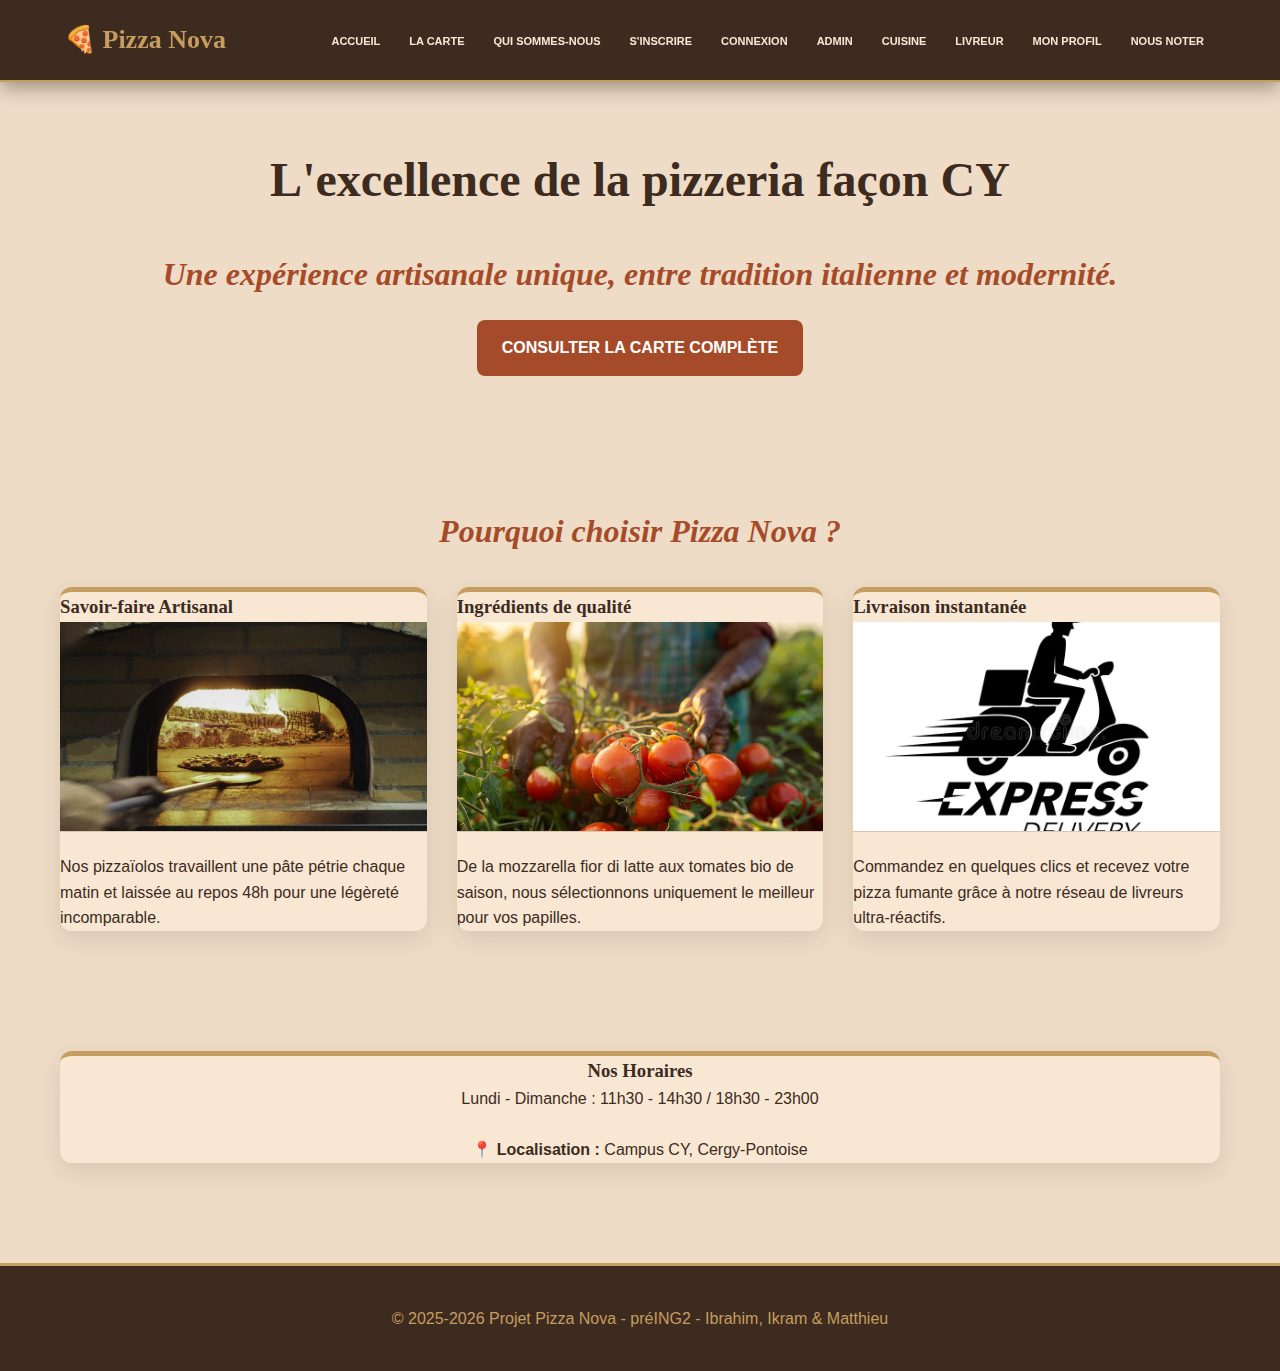
<file: index.html>
<!DOCTYPE html>
<html lang="fr">
<head>
    <meta charset="UTF-8">
    <meta name="viewport" content="width=device-width, initial-scale=1.0">
    <title>Pizza Nova - Accueil</title>
    <link rel="stylesheet" type="text/css" href="style.css">
</head>
<body>

    <header>
        <nav>
            <div class="logo">🍕 Pizza Nova</div>
            <ul>
                <li><a href="index.html">Accueil</a></li>
                <li><a href="carte.html">La Carte</a></li>
                <li><a href="identite.html">Qui sommes-nous</a></li>
                <li><a href="inscription.html">S'inscrire</a></li>
                <li><a href="connexion.html">Connexion</a></li>
                <li><a href="admin.html">Admin</a></li>
                <li><a href="restaurateur.html">Cuisine</a></li>
                <li><a href="livraison.html">Livreur</a></li>
                <li><a href="profil.html">Mon profil</a></li>
                <li><a href="notation.html">Nous Noter</a></li>
            </ul>
        </nav>
    </header>

    <section class="hero" style="padding: 60px 20px; text-align: center;">
        <h1>L'excellence de la pizzeria façon CY</h1>
        <h2>Une expérience artisanale unique, entre tradition italienne et modernité.</h2>
        <div class="search-container" style="margin-top: 20px;">
            <a href="carte.html" class="btn-main">Consulter la carte complète</a>
        </div>
    </section>

    <section class="featured container-mobile">
        <h2 style="text-align: center; margin-bottom: 30px;">Pourquoi choisir Pizza Nova ?</h2>
        
        <div class="grid-pizzas">
            <article class="commande">
                <h3 style="color: var(--secondary-color);">Savoir-faire Artisanal</h3>
                <img src="images/savoir-faire.jpg" alt="Pétrissage de la pâte" class="pizza-img" style="margin-bottom: 15px;">
                <p>Nos pizzaïolos travaillent une pâte pétrie chaque matin et laissée au repos 48h pour une légèreté incomparable.</p>
            </article>

            <article class="commande">
                <h3 style="color: var(--secondary-color);">Ingrédients de qualité</h3>
                <img src="images/ingredients.jpg" alt="Ingrédients frais" class="pizza-img" style="margin-bottom: 15px;">
                <p>De la mozzarella fior di latte aux tomates bio de saison, nous sélectionnons uniquement le meilleur pour vos papilles.</p>
            </article>

            <article class="commande">
                <h3 style="color: var(--secondary-color);">Livraison instantanée</h3>
                <img src="images/livraison.jpg" alt="Livreur de pizza" class="pizza-img" style="margin-bottom: 15px;">
                <p>Commandez en quelques clics et recevez votre pizza fumante grâce à notre réseau de livreurs ultra-réactifs.</p>
            </article>
        </div>
    </section>

    <section class="container-mobile" style="margin-top: 40px; text-align: center;">
        <div class="carte-livraison">
            <h3>Nos Horaires</h3>
            <p>Lundi - Dimanche : 11h30 - 14h30 / 18h30 - 23h00</p>
            <br>
            <p>📍 <strong>Localisation :</strong> Campus CY, Cergy-Pontoise</p>
        </div>
    </section>

    <footer>
        <p>&copy; 2025-2026 Projet Pizza Nova - préING2 - Ibrahim, Ikram & Matthieu</p>
    </footer>

</body>
</html>
</file>
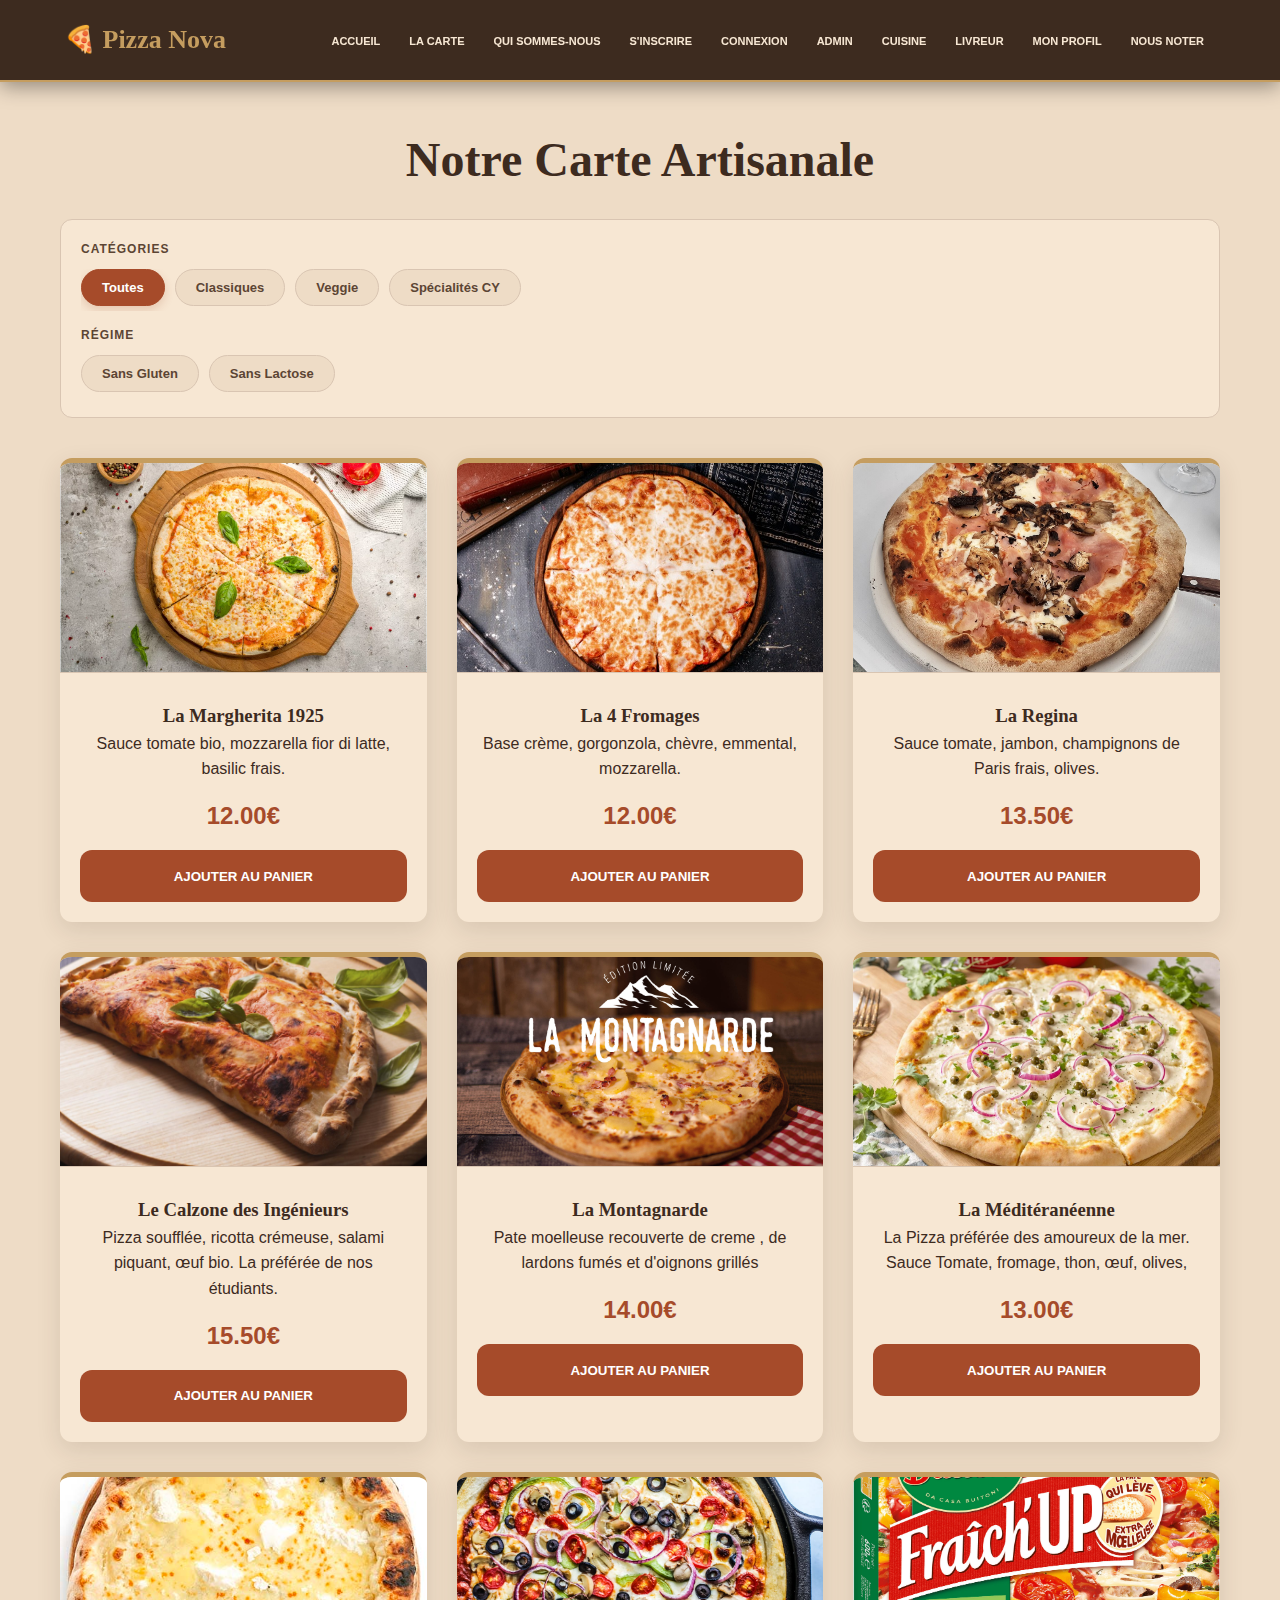
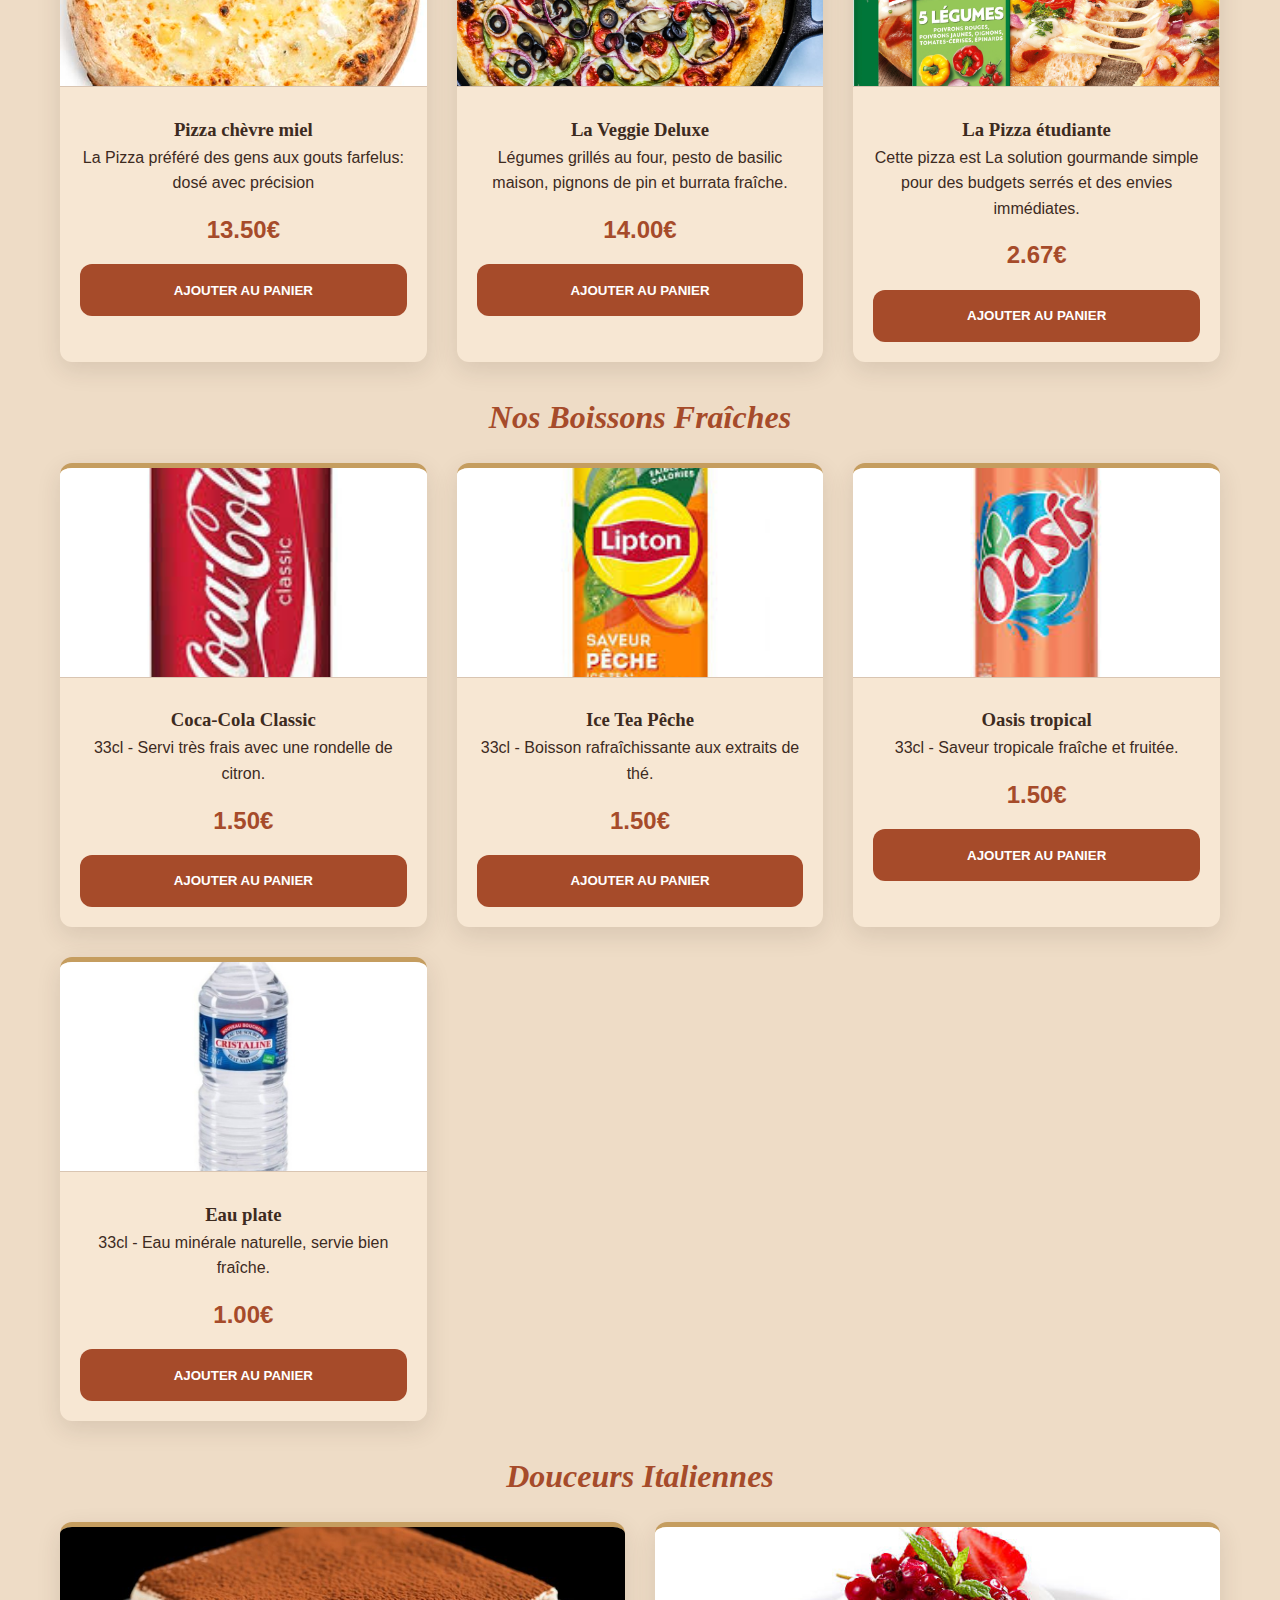
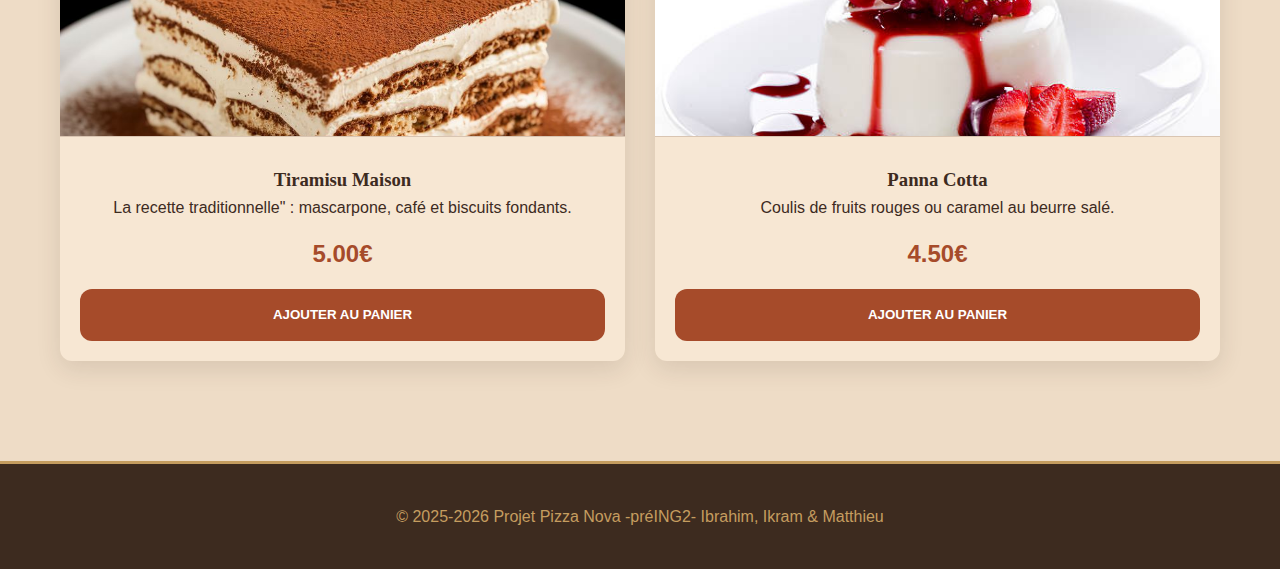
<file: carte.html>
<!DOCTYPE html>
<html lang="fr">
<head>
    <meta charset="UTF-8">
    <meta name="viewport" content="width=device-width, initial-scale=1.0">
    <title>La Carte - Pizza Nova</title>
    <link rel="stylesheet" type="text/css" href="style.css">
</head>
<body>

    <header>
        <nav>
            <div class="logo">🍕 Pizza Nova</div>
            <ul>
                <li><a href="index.html">Accueil</a></li>
                <li><a href="carte.html">La Carte</a></li>
                <li><a href="identite.html">Qui sommes-nous</a></li>
                <li><a href="inscription.html">S'inscrire</a></li>
                <li><a href="connexion.html">Connexion</a></li>
                <li><a href="admin.html">Admin</a></li>
                <li><a href="restaurateur.html">Cuisine</a></li>
                <li><a href="livraison.html">Livreur</a></li>
                <li><a href="profil.html">Mon profil</a></li>
                <li><a href="notation.html">Nous Noter</a></li>
            </ul>
        </nav>
    </header>

    <main class="container">
        <section class="menu-header">
            <h1>Notre Carte Artisanale</h1>
        </section>
        
        <section class="filters-bar">
            <div class="filter-group">
                <span>Catégories</span>
                <div class="filter-buttons">
                    <button class="filter-btn active">Toutes</button>
                    <button class="filter-btn"> Classiques</button>
                    <button class="filter-btn"> Veggie</button>
                    <button class="filter-btn"> Spécialités CY</button>
                </div>
            </div>
            
            <div class="filter-group">
                <span>Régime</span>
                <div class="filter-buttons">
                    <button class="filter-btn">Sans Gluten</button>
                    <button class="filter-btn">Sans Lactose</button>
                </div>
            </div>
        </section>

        <div class="grid-pizzas">
            
            <article class="pizza-card">
                <img src="images/margherita.jpg" alt="Pizza Margherita" class="pizza-img">
                <div class="pizza-info">
                    <h3>La Margherita 1925</h3>
                    <p>Sauce tomate bio, mozzarella fior di latte, basilic frais.</p>
                    <span class="price">12.00€</span>
                    <button class="btn-add">Ajouter au panier </button>
                </div>
            </article>

            <article class="pizza-card">
                <img src="images/4 fromages.jpg" alt="Pizza 4 fromages" class="pizza-img">
                <div class="pizza-info">
                    <h3>La 4 Fromages</h3>
                    <p>Base crème, gorgonzola, chèvre, emmental, mozzarella.</p>
                    <span class="price">12.00€</span>
                    <button class="btn-add">Ajouter au panier </button>
                </div>
            </article>

            <article class="pizza-card">
                <img src="images/regina.jpg" alt="Pizza Regina" class="pizza-img">
                <div class="pizza-info">
                    <h3>La Regina</h3>
                    <p>Sauce tomate, jambon, champignons de Paris frais, olives.</p>
                    <span class="price">13.50€</span>
                    <button class="btn-add">Ajouter au panier </button>
                </div>
            </article>

            <article class="pizza-card">
                <img src="images/calzone.jpg" alt="Pizza Calzone" class="pizza-img">
                <div class="pizza-info">
                    <h3>Le Calzone des Ingénieurs</h3>
                    <p>Pizza soufflée, ricotta crémeuse, salami piquant, œuf bio. La préférée de nos étudiants.</p>
                    <span class="price">15.50€</span>
                    <button class="btn-add">Ajouter au panier </button>
                </div>
            </article>


            <article class="pizza-card">
                <img src="images/pizzamontagnarde.jpg" alt="Pizza Montagnarde" class="pizza-img">
                <div class="pizza-info">
                    <h3>La Montagnarde</h3>
                    <p> Pate moelleuse recouverte de creme , de lardons fumés et d'oignons grillés</p>
                    <span class="price">14.00€</span>
                    <button class="btn-add">Ajouter au panier </button>
                </div>
            </article>

            <article class="pizza-card">
                <img src="images/pizzathon.jpg" alt="Pizza au thon" class="pizza-img">
                <div class="pizza-info">
                    <h3>La Méditéranéenne </h3>
                    <p>La Pizza préférée des amoureux de la mer. Sauce Tomate, fromage, thon, œuf, olives,</p>
                    <span class="price">13.00€</span>
                    <button class="btn-add">Ajouter au panier </button>
                </div>
            </article>

            <article class="pizza-card">
                <img src="images/pizzachevremiel.jpg" alt="Pizza chèvre Miel" class="pizza-img">
                <div class="pizza-info">
                    <h3>Pizza chèvre miel</h3>
                    <p>La Pizza préféré des gens aux gouts farfelus: dosé avec précision</p>
                    <span class="price">13.50€</span>
                    <button class="btn-add">Ajouter au panier </button>
                </div>
            </article>

            <article class="pizza-card">
                <img src="images/veggie_deluxe.jpg" alt="Pizza Veggie Deluxe" class="pizza-img">
                <div class="pizza-info">
                    <h3>La Veggie Deluxe </h3>
                    <p>Légumes grillés au four, pesto de basilic maison, pignons de pin et burrata fraîche.</p>
                    <span class="price">14.00€</span>
                    <button class="btn-add">Ajouter au panier </button>
                </div>
            </article>

            <article class="pizza-card">
                <img src="images/pizza_étudiante.jpg" alt="Pizza de la crise" class="pizza-img">
                <div class="pizza-info">
                    <h3>La Pizza étudiante  </h3>
                    <p>Cette pizza est La solution gourmande simple pour  des budgets serrés et des envies immédiates.</p>
                    <span class="price">2.67€</span>
                    <button class="btn-add">Ajouter au panier </button>
                </div>
            </article>

        </div>
        

     <section class="menu-section">
    <h2>Nos Boissons Fraîches</h2>

    <div class="grid-pizzas">
        
        <article class="pizza-card">
            <img src="images/coca.jpg" alt="Coca Cola" class="pizza-img">
            <div class="pizza-info">
                <h3>Coca-Cola Classic</h3>
                <p>33cl - Servi très frais avec une rondelle de citron.</p>
                <span class="price">1.50€</span>
                <button class="btn-add">Ajouter au panier</button>
            </div>
        </article>

        <article class="pizza-card">
            <img src="images/tea.jpg" alt="Ice Tea" class="pizza-img">
            <div class="pizza-info">
                <h3>Ice Tea Pêche</h3>
                <p>33cl - Boisson rafraîchissante aux extraits de thé.</p>
                <span class="price">1.50€</span>
                <button class="btn-add">Ajouter au panier</button>
            </div>
        </article>

         <article class="pizza-card">
            <img src="images/oasis.jpg" alt="Oasis tropical" class="pizza-img">
            <div class="pizza-info">
                <h3>Oasis tropical</h3>
                <p>33cl - Saveur tropicale fraîche et fruitée.</p>
                <span class="price">1.50€</span>
                <button class="btn-add">Ajouter au panier</button>
            </div>
        </article>

        <article class="pizza-card">
            <img src="images/eau.jpg" alt="Eau plate" class="pizza-img">
            <div class="pizza-info">
                <h3>Eau plate</h3>
                <p>33cl - Eau minérale naturelle, servie bien fraîche.</p>
                <span class="price">1.00€</span>
                <button class="btn-add">Ajouter au panier</button>
            </div>
        </article>
        
    </div>
</section>

        
<section class="menu-section">
    <h2>Douceurs Italiennes</h2>
    <div class="grid-pizzas">
        
        
        <article class="pizza-card">
            <img src="images/tiramisu.jpg" alt="Tiramisu maison" class="pizza-img">
            <div class="pizza-info">
                <h3>Tiramisu Maison</h3>
                <p>La recette traditionnelle" : mascarpone, café et biscuits fondants.</p>
                <span class="price">5.00€</span>
                <button class="btn-add">Ajouter au panier </button>
            </div>
        </article>

        <article class="pizza-card">
            <img src="images/panna.jpg" alt="Panna Cotta" class="pizza-img">
            <div class="pizza-info">
                <h3>Panna Cotta</h3>
                <p>Coulis de fruits rouges ou caramel au beurre salé.</p>
                <span class="price">4.50€</span>
                <button class="btn-add">Ajouter au panier </button>
            </div>
        </article>
    </div>
</section>
    </main>

    <footer>
        <p>&copy; 2025-2026 Projet Pizza Nova -préING2- Ibrahim, Ikram & Matthieu</p>
    </footer>

</body>
</html>
</file>
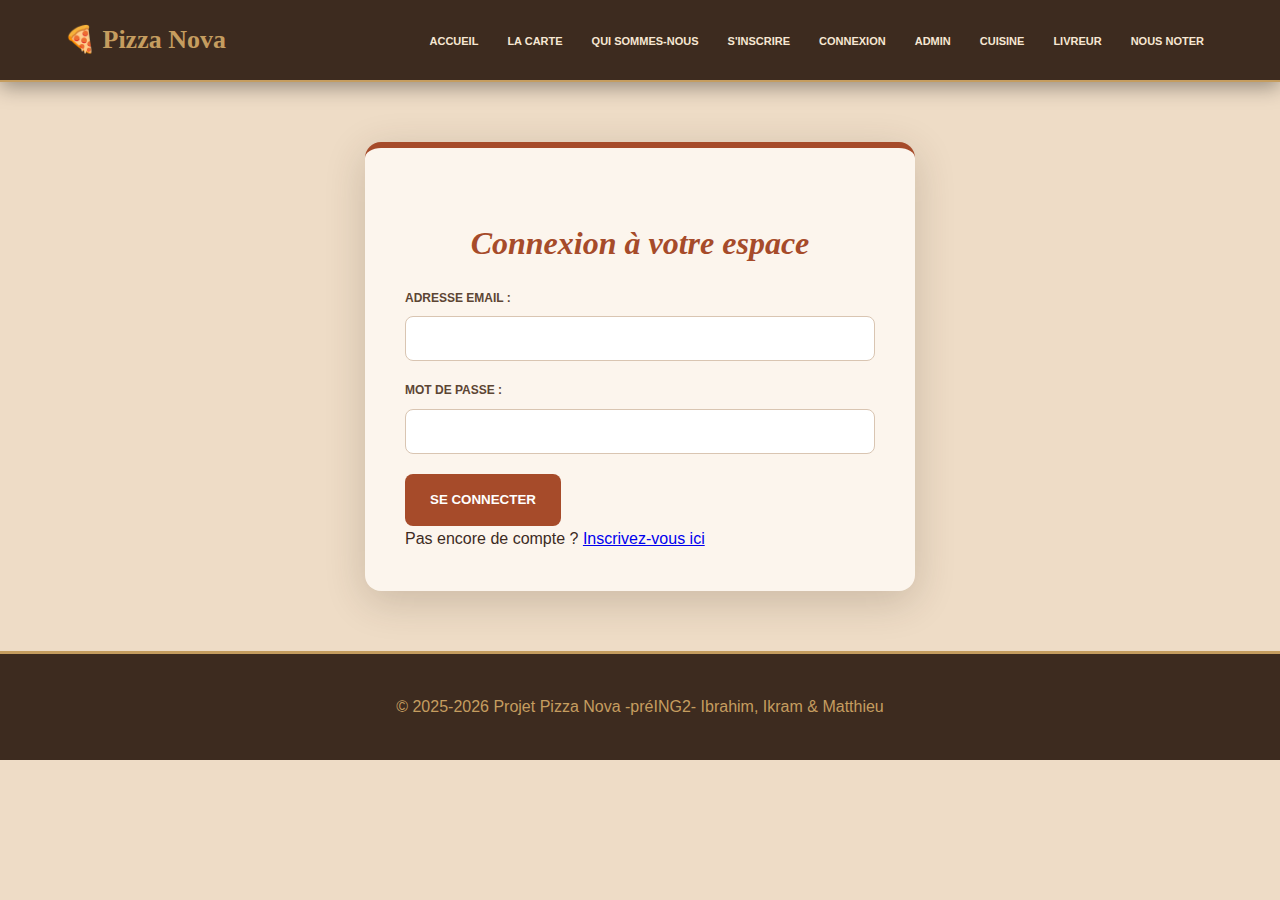
<file: connexion.html>
<!DOCTYPE html>
<html lang="fr">
<head>
    <meta charset="UTF-8">
    <title>Connexion - Pizza Nova</title>
    <link rel="stylesheet" type="text/css" href="style.css">
</head>
<body>

    <header>
        <nav>
    <div class="logo">🍕 Pizza Nova</div>
    <ul>
        <li><a href="index.html">Accueil</a></li>
        <li><a href="carte.html">La Carte</a></li>
        <li><a href="identite.html">Qui sommes-nous</a></li>
        <li><a href="inscription.html">S'inscrire</a></li>
        <li><a href="connexion.html">Connexion</a></li>
        <li><a href="admin.html">Admin</a></li>
        <li><a href="restaurateur.html">Cuisine</a></li>
        <li><a href="livraison.html">Livreur</a></li>
        <li><a href="notation.html">Nous Noter</a></li>
    </ul>
</nav>
    </header>

    <main>
        <section class="form-container">
            <h2>Connexion à votre espace</h2>
            
            <form action="#" method="post">
                <div class="form-group">
                    <label for="email">Adresse Email :</label>
                    <input type="email" id="email" name="email" required>
                </div>

                <div class="form-group">
                    <label for="mdp">Mot de passe :</label>
                    <input type="password" id="mdp" name="mdp" required>
                </div>

                <button type="submit" class="btn-main">Se connecter</button>
            </form>
            
            <p>Pas encore de compte ? <a href="inscription.html">Inscrivez-vous ici</a></p>
        </section>
    </main>

    <footer>
        <p>&copy; 2025-2026 Projet Pizza Nova -préING2- Ibrahim, Ikram & Matthieu</p>
    </footer>

</body>
</html>
</file>
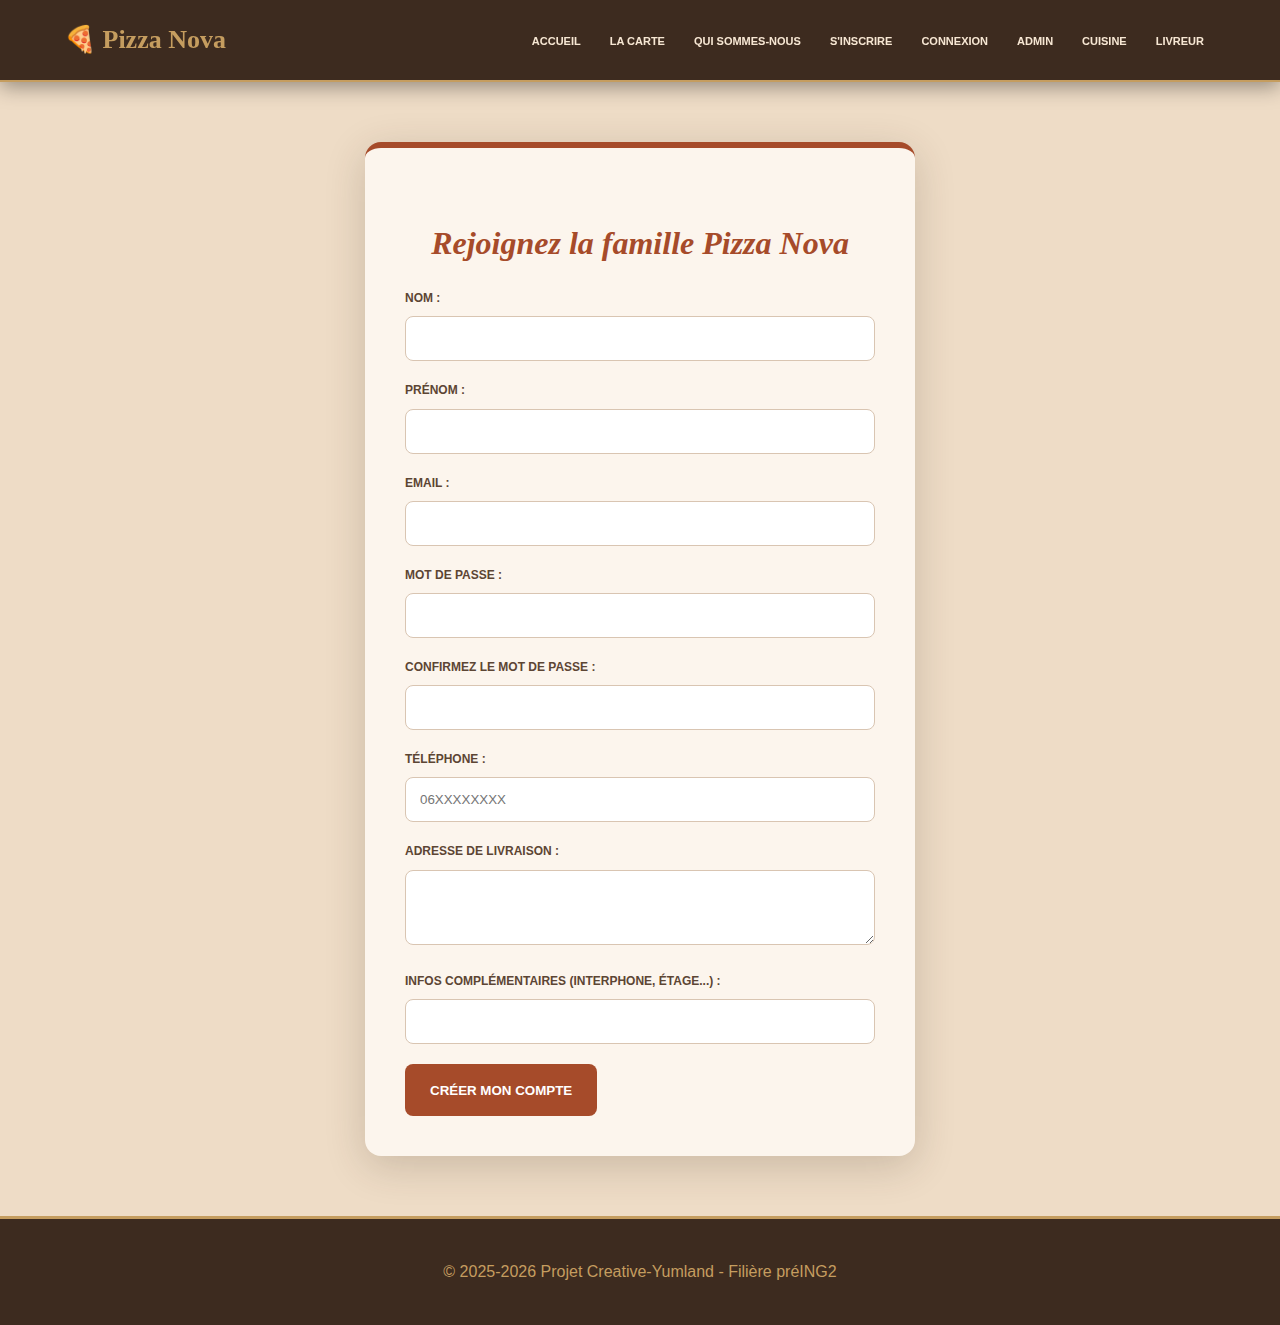
<file: inscription.html>
<!DOCTYPE html>
<html lang="fr">
<head>
    <meta charset="UTF-8">
    <title>Inscription - Pizza Nova</title>
    <link rel="stylesheet" type="text/css" href="style.css">
</head>
<body>

    <header>
        <nav>
    <div class="logo">🍕 Pizza Nova</div>
    <ul>
        <li><a href="index.html">Accueil</a></li>
        <li><a href="carte.html">La Carte</a></li>
        <li><a href="identite.html">Qui sommes-nous</a></li>
        <li><a href="inscription.html">S'inscrire</a></li>
        <li><a href="connexion.html">Connexion</a></li>
        <li><a href="admin.html">Admin</a></li>
        <li><a href="restaurateur.html">Cuisine</a></li>
        <li><a href="livraison.html">Livreur</a></li>
    </ul>
</nav>
    </header>

    <main>
        <section class="form-container">
           <h2>Rejoignez la famille Pizza Nova</h2>
            
           <form action="#" method="post">
               <div class="form-group">
                   <label for="nom">Nom :</label>
                   <input type="text" id="nom" name="nom" required>
               </div>
               
               <div class="form-group">
                   <label for="prenom">Prénom :</label>
                   <input type="text" id="prenom" name="prenom" required>
               </div>

               <div class="form-group">
                    <label for="email">Email :</label>
                    <input type="email" id="email" name="email" required>
                </div>

                <div class="form-group">
                    <label for="mdp">Mot de passe :</label>
                    <input type="password" id="mdp" name="mdp" required>
                </div>

                <div class="form-group">
                    <label for="mdp_confirm">Confirmez le mot de passe :</label>
                    <input type="password" id="mdp_confirm" name="mdp_confirm" required>
                </div>
               
               <div class="form-group">
                   <label for="tel">Téléphone :</label>
                   <input type="tel" id="tel" name="tel" placeholder="06XXXXXXXX">
               </div>
               
               <div class="form-group">
                   <label for="adresse">Adresse de livraison :</label>
                   <textarea id="adresse" name="adresse" rows="3"></textarea>
               </div>
               
               <div class="form-group">
                   <label for="infos">Infos complémentaires (Interphone, étage...) :</label>
                   <input type="text" id="infos" name="infos">
              </div>
               
              <button type="submit" class="btn-main">Créer mon compte</button>
          </form>
       </section>
    </main>

    <footer>
        <p>&copy; 2025-2026 Projet Creative-Yumland - Filière préING2</p>
    </footer>
        
</body>
</html>
</file>
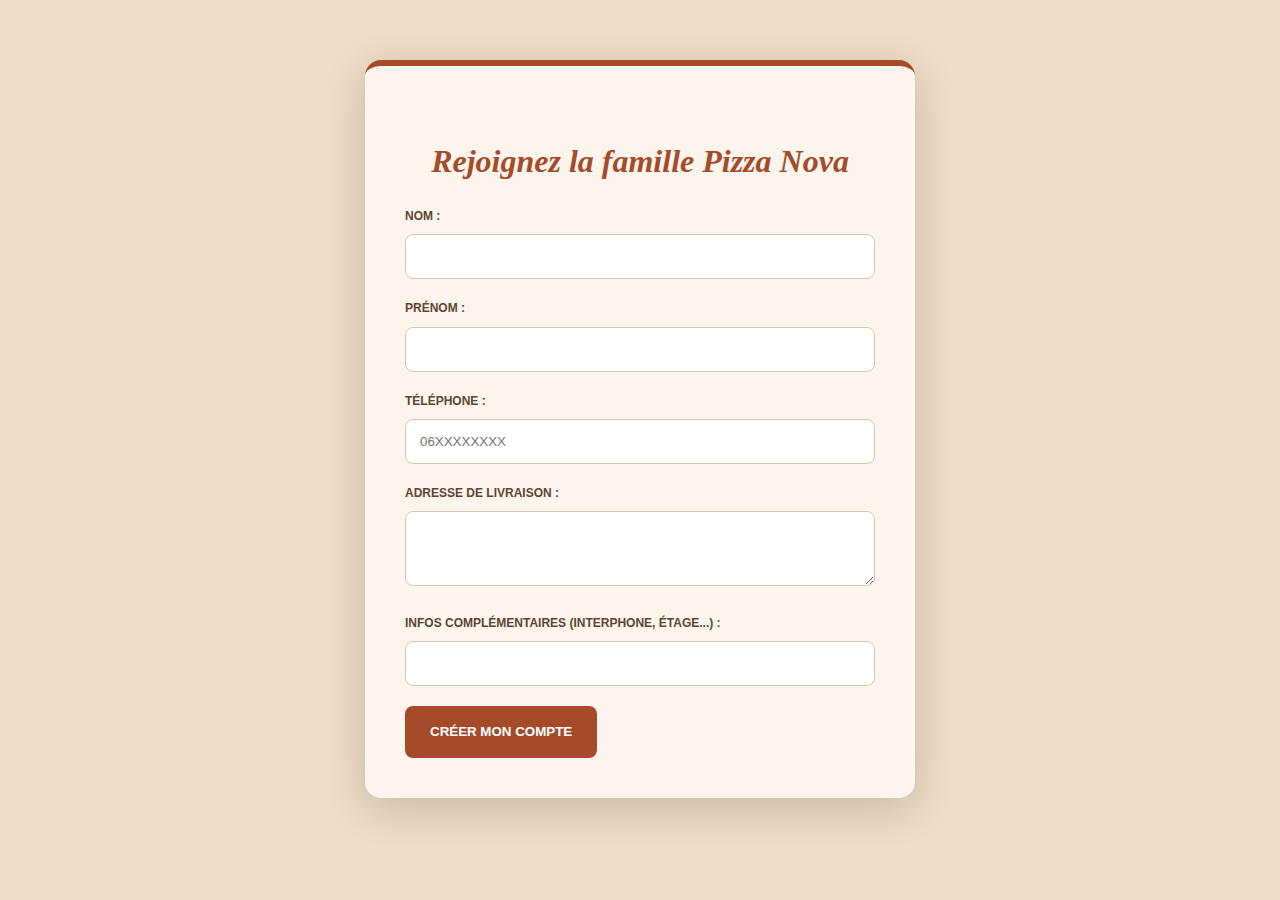
<file: insritpition.html>
<!DOCTYPE html>
<html lang="fr">
<head>
    <meta charset="UTF-8">
    <title>Inscription - Pizza Nova</title>
    <link rel="stylesheet" href="style.css">
</head>
<body>
    <section class="form-container">
        <h2>Rejoignez la famille Pizza Nova</h2>
        <form action="#" method="post">
            <div class="form-group">
                <label for="nom">Nom :</label>
                <input type="text" id="nom" name="nom" required>
            </div>
            <div class="form-group">
                <label for="prenom">Prénom :</label>
                <input type="text" id="prenom" name="prenom" required>
            </div>
            <div class="form-group">
                <label for="tel">Téléphone :</label>
                <input type="tel" id="tel" name="tel" placeholder="06XXXXXXXX">
            </div>
            <div class="form-group">
                <label for="adresse">Adresse de livraison :</label>
                <textarea id="adresse" name="adresse" rows="3"></textarea>
            </div>
            <div class="form-group">
                <label for="infos">Infos complémentaires (Interphone, étage...) :</label>
                <input type="text" id="infos" name="infos">
            </div>
            <button type="submit" class="btn-main">Créer mon compte</button>
        </form>
    </section>
</body>
</html>
</file>
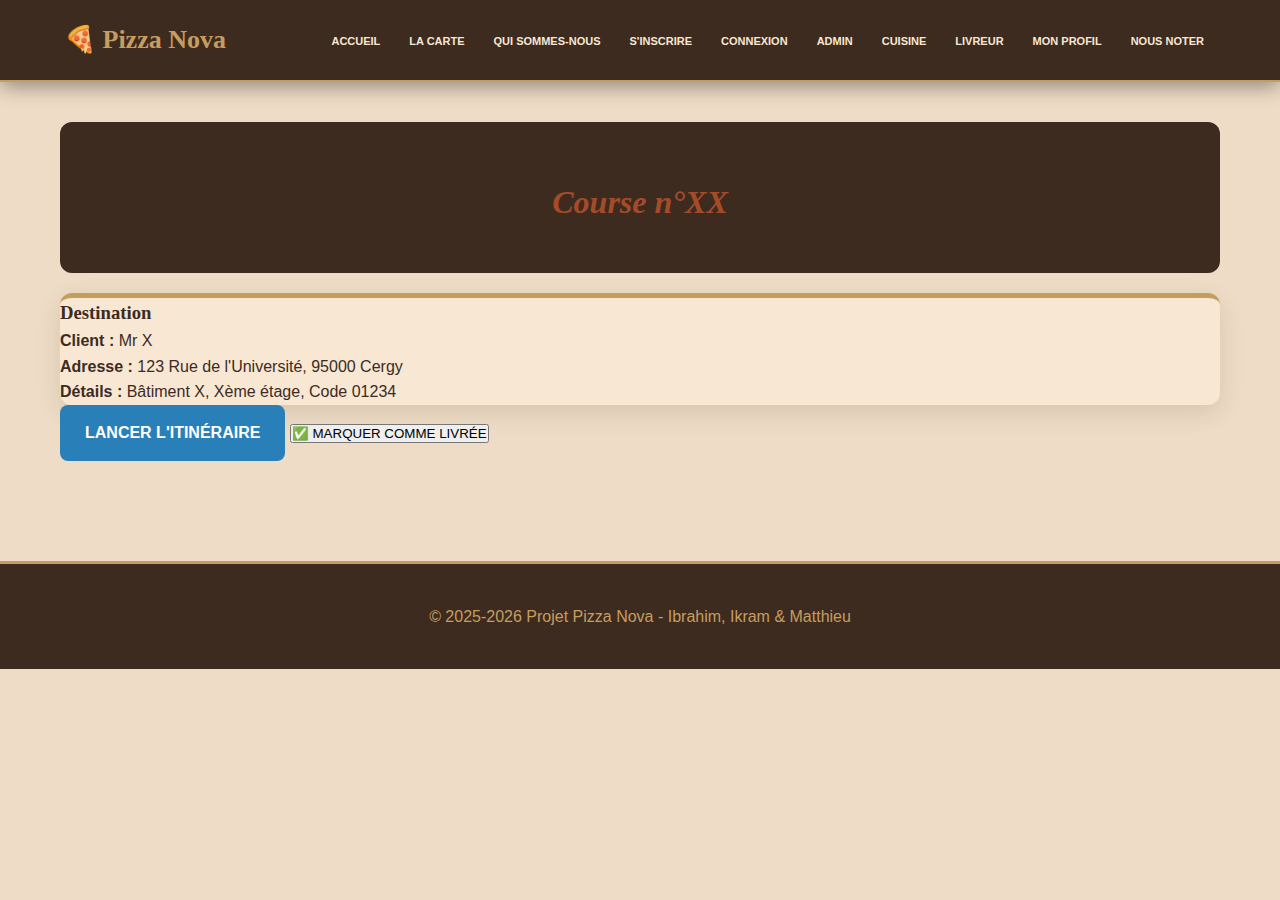
<file: livraison.html>
<!DOCTYPE html>
<html lang="fr">
<head>
    <meta charset="UTF-8">
    <title>Livraison en cours - Pizza Nova</title>
    <link rel="stylesheet" type="text/css" href="style.css">
</head>
<body>

    <header>
       <nav>
            <div class="logo">🍕 Pizza Nova</div>
            <ul>
                <li><a href="index.html">Accueil</a></li>
                <li><a href="carte.html">La Carte</a></li>
                <li><a href="identite.html">Qui sommes-nous</a></li>
                <li><a href="inscription.html">S'inscrire</a></li>
                <li><a href="connexion.html">Connexion</a></li>
                <li><a href="admin.html">Admin</a></li>
                <li><a href="restaurateur.html">Cuisine</a></li>
                <li><a href="livraison.html">Livreur</a></li>
                <li><a href="profil.html">Mon profil</a></li>
                <li><a href="notation.html">Nous Noter</a></li>
            </ul>
        </nav>
    </header>

    <main class="container-mobile">
        <section class="entete-livraison">
            <h2>Course n°XX </h2>
        </section>

        <section class="infos-client-livraison">
            <div class="carte-livraison">
                <h3> Destination</h3>
                <p><strong>Client :</strong> Mr X</p>
                <p><strong>Adresse :</strong> 123 Rue de l'Université, 95000 Cergy</p>
                <p><strong>Détails :</strong> Bâtiment X, Xème étage, Code 01234</p>
            </div>

            <a href="https://www.google.com/maps" target="_blank" class="btn-gps">
                LANCER L'ITINÉRAIRE 
            </a>
            
            <button class="btn-livre">
                ✅ MARQUER COMME LIVRÉE
            </button>
        </section>
    </main>

    <footer class="footer-mobile">
        <p>&copy; 2025-2026 Projet Pizza Nova - Ibrahim, Ikram & Matthieu</p>
    </footer>

</body>
</html>
</file>
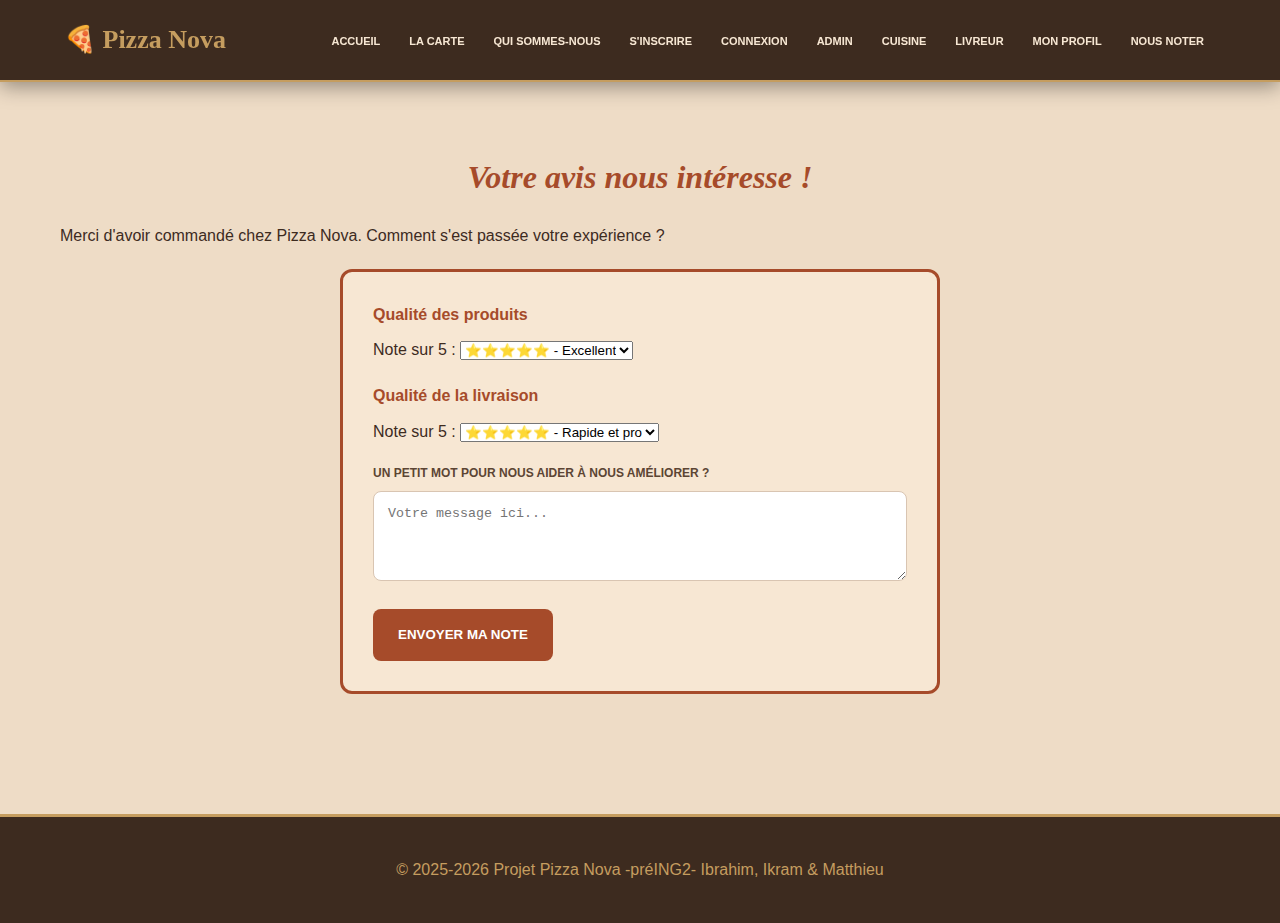
<file: notation.html>
<!DOCTYPE html>
<html lang="fr">
<head>
    <meta charset="UTF-8">
    <meta name="viewport" content="width=device-width, initial-scale=1.0">
    <title>Noter ma commande - Pizza Nova</title>
    <link rel="stylesheet" href="style.css">
</head>
<body>

    <header>
        <nav>
            <div class="logo">🍕 Pizza Nova</div>
            <ul>
                <li><a href="index.html">Accueil</a></li>
                <li><a href="carte.html">La Carte</a></li>
                <li><a href="identite.html">Qui sommes-nous</a></li>
                <li><a href="inscription.html">S'inscrire</a></li>
                <li><a href="connexion.html">Connexion</a></li>
                <li><a href="admin.html">Admin</a></li>
                <li><a href="restaurateur.html">Cuisine</a></li>
                <li><a href="livraison.html">Livreur</a></li>
                <li><a href="profil.html">Mon profil</a></li>
                <li><a href="notation.html">Nous Noter</a></li>
            </ul>
        </nav>
    </header>

    <main class="container">
        <h2>Votre avis nous intéresse !</h2>
        <p>Merci d'avoir commandé chez Pizza Nova. Comment s'est passée votre expérience ?</p>

        <form action="#" method="POST" class="rating-form">
            
            <fieldset>
                <legend>Qualité des produits</legend>
                <label for="food-rating">Note sur 5 :</label>
                <select id="food-rating" name="food-rating" required>
                    <option value="5">⭐⭐⭐⭐⭐ - Excellent</option>
                    <option value="4">⭐⭐⭐⭐ - Très bon</option>
                    <option value="3">⭐⭐⭐ - Moyen</option>
                    <option value="2">⭐⭐ - Décevant</option>
                    <option value="1">⭐ - Mauvais</option>
                </select>
            </fieldset>

            <fieldset>
                <legend>Qualité de la livraison</legend>
                <label for="delivery-rating">Note sur 5 :</label>
                <select id="delivery-rating" name="delivery-rating" required>
                    <option value="5">⭐⭐⭐⭐⭐ - Rapide et pro</option>
                    <option value="4">⭐⭐⭐⭐ - Très bien</option>
                    <option value="3">⭐⭐⭐ - Correct</option>
                    <option value="2">⭐⭐ - En retard</option>
                    <option value="1">⭐ - Problème de livraison</option>
                </select>
            </fieldset>

            <div class="form-group">
                <label for="comment">Un petit mot pour nous aider à nous améliorer ?</label>
                <textarea id="comment" name="comment" rows="4" placeholder="Votre message ici..."></textarea>
            </div>

            <button type="submit" class="btn-main">Envoyer ma note</button>
        </form>
    </main>

    <footer>
        <p>&copy; 2025-2026 Projet Pizza Nova -préING2- Ibrahim, Ikram & Matthieu</p>
    </footer>

</body>
</html>
</file>
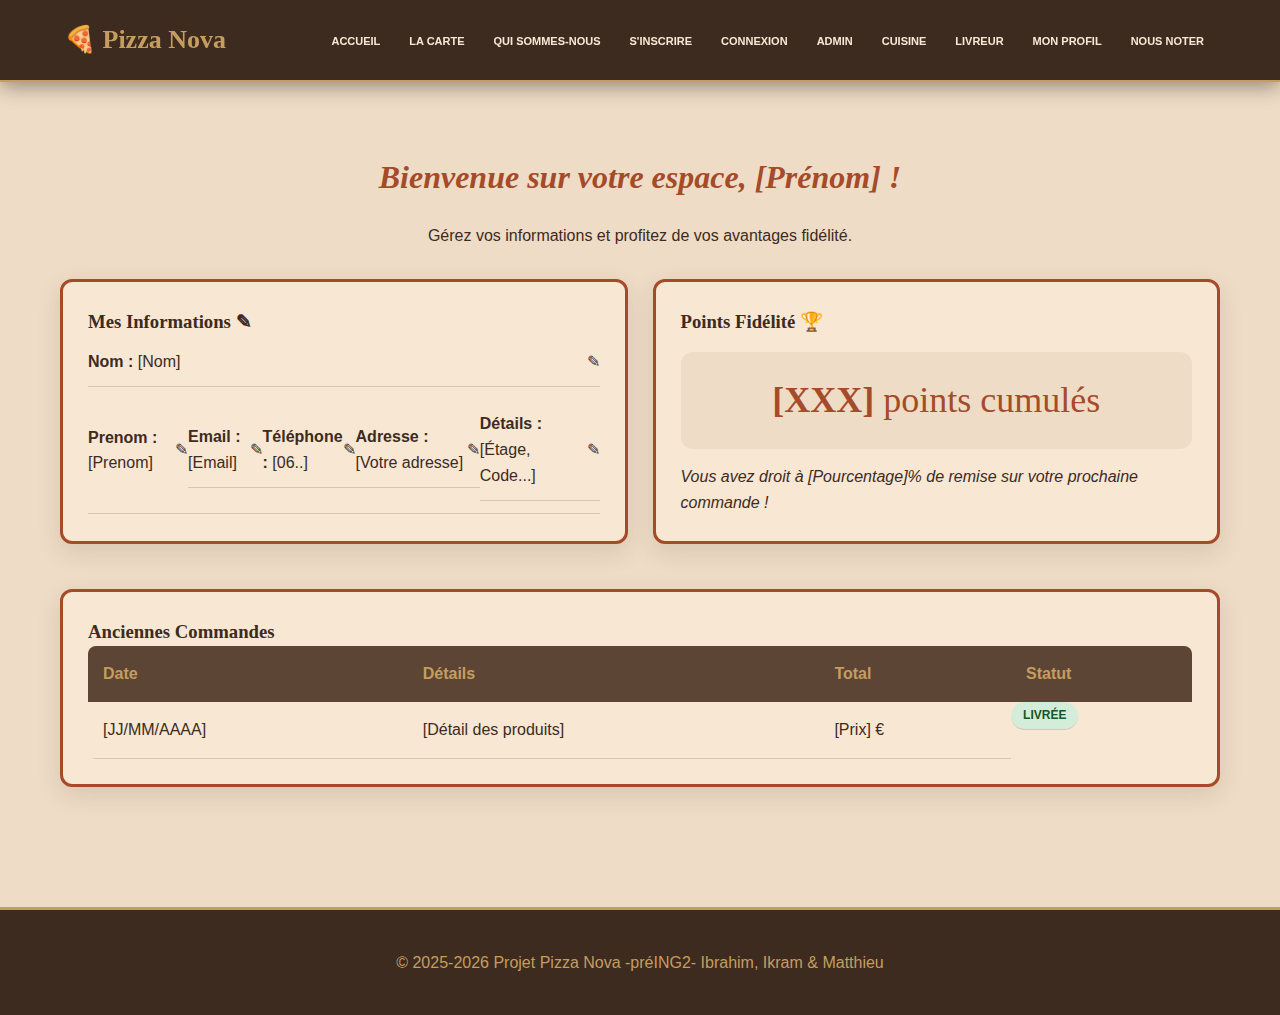
<file: profil.html>
<!DOCTYPE html>
<html lang="fr">
<head>
    <meta charset="UTF-8">
    <meta name="viewport" content="width=device-width, initial-scale=1.0">
    <title>Mon Profil - Pizza Nova</title>
    <link rel="stylesheet" type="text/css" href="style.css">
</head>
<body>

    <header>
        <nav>
            <div class="logo">🍕 Pizza Nova</div>
            <ul>
                <li><a href="index.html">Accueil</a></li>
                <li><a href="carte.html">La Carte</a></li>
                <li><a href="identite.html">Qui sommes-nous</a></li>
                <li><a href="inscription.html">S'inscrire</a></li>
                <li><a href="connexion.html">Connexion</a></li>
                <li><a href="admin.html">Admin</a></li>
                <li><a href="restaurateur.html">Cuisine</a></li>
                <li><a href="livraison.html">Livreur</a></li>
                <li><a href="profil.html">Mon profil</a></li>
                <li><a href="notation.html">Nous Noter</a></li>
            </ul>
        </nav>
    </header>

    <main class="profile-container">
        <section class="profile-header">
            <h2>Bienvenue sur votre espace, [Prénom] !</h2>
            <p>Gérez vos informations et profitez de vos avantages fidélité.</p>
        </section>

        <div class="profile-grid">
           <aside class="profile-card">
               <h3>Mes Informations ✎</h3>
               <div class="info-item">
                   <div><strong>Nom :</strong> 
                       <span>[Nom]</span></div>
                   <span class="edit-icon" title="Modifier">✎</span>
               </div>
               <div class="info-item">
                   <div><strong>Prenom :</strong> 
                       <span>[Prenom]</span></div>
                   <span class="edit-icon" title="Modifier">✎</span>
               <div class="info-item">
                   <div><strong>Email :</strong> 
                       <span>[Email]</span></div>
                   <span class="edit-icon" title="Modifier">✎</span>
               </div>
               <div class="info-item">
                   <div><strong>Téléphone :</strong> 
                       <span>[06..]</span></div>
                   <span class="edit-icon" title="Modifier">✎</span>
               </div>
               <div class="info-item">
                   <div><strong>Adresse :</strong> 
                       <span>[Votre adresse]</span></div>
                   <span class="edit-icon" title="Modifier">✎</span>
               </div>
               <div class="info-item">
                   <div><strong>Détails :</strong> 
                       <span>[Étage, Code...]</span></div>
                   <span class="edit-icon" title="Modifier">✎</span>
               </div>
           </aside>

            <section class="profile-card loyalty">
                <h3>Points Fidélité 🏆</h3>
                <div class="points-box">
                    <strong>[XXX]</strong> points cumulés
                </div>
                <p><em>Vous avez droit à [Pourcentage]% de remise sur votre prochaine commande !</em></p>
            </section>

            <section class="profile-card history">
                <h3>Anciennes Commandes</h3>
                <table>
                    <thead>
                        <tr>
                            <th>Date</th>
                            <th>Détails</th>
                            <th>Total</th>
                            <th>Statut</th>
                        </tr>
                    </thead>
                    <tbody>
                        <tr>
                            <td>[JJ/MM/AAAA]</td>
                            <td>[Détail des produits]</td>
                            <td>[Prix] €</td>
                            <td class="status-delivered">Livrée</td>
                        </tr>
                    </tbody>
                </table>
            </section>
        </div>
    </main>

    <footer>
        <p>&copy; 2025-2026 Projet Pizza Nova -préING2- Ibrahim, Ikram & Matthieu</p>
    </footer>

</body>
</html>
</file>
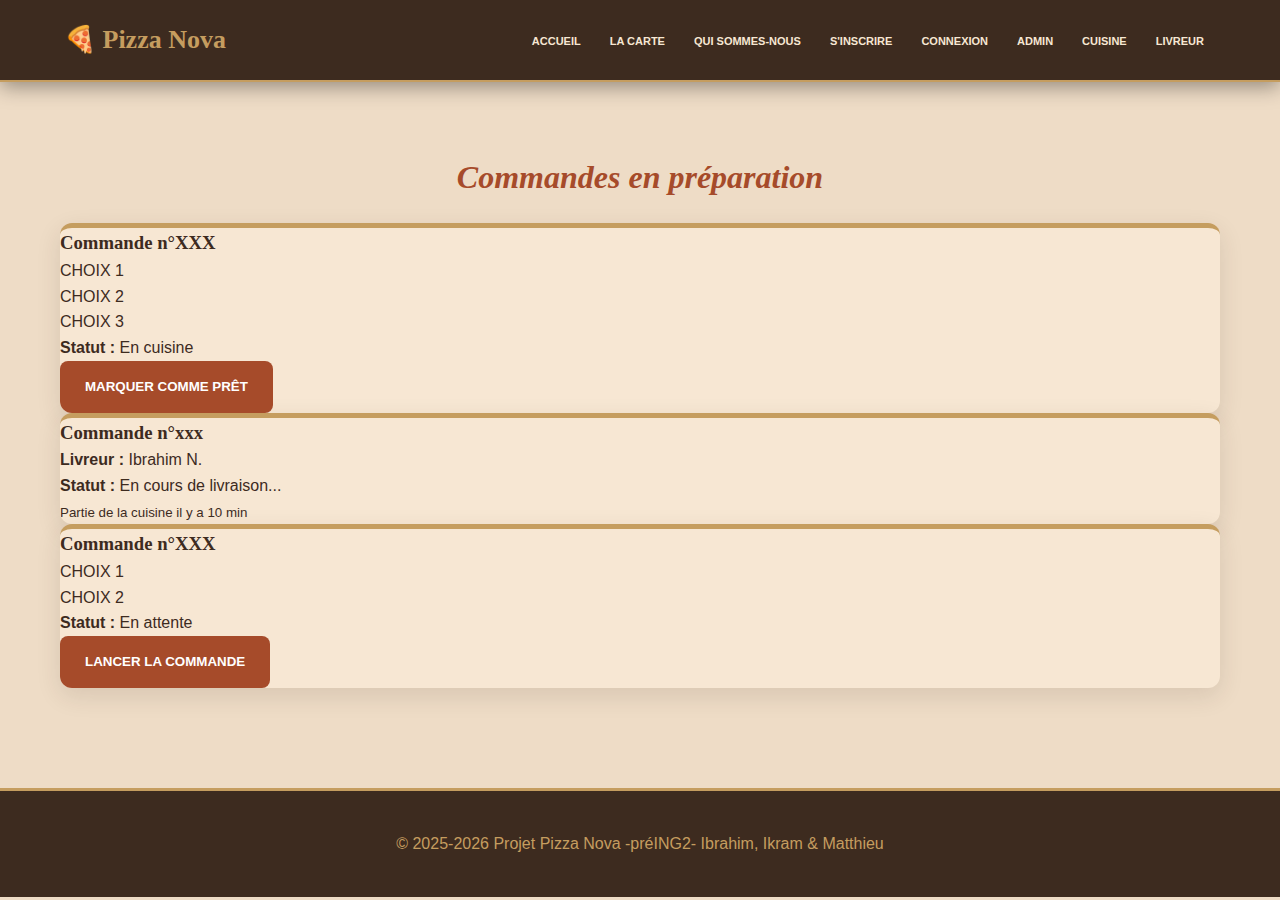
<file: restaurateur.html>
<!DOCTYPE html>
<html lang="fr">
<head>
    <meta charset="UTF-8">
    <title>Interface Cuisine - Pizza Nova</title>
    <link rel="stylesheet" type="text/css" href="style.css">
</head>
<body>

    <header>
        <nav>
            <div class="logo">🍕 Pizza Nova</div>
            <ul>
                <li><a href="index.html">Accueil</a></li>
                <li><a href="carte.html">La Carte</a></li>
                <li><a href="identite.html">Qui sommes-nous</a></li>
                <li><a href="inscription.html">S'inscrire</a></li>
                <li><a href="connexion.html">Connexion</a></li>
                <li><a href="admin.html">Admin</a></li>
                <li><a href="restaurateur.html">Cuisine</a></li>
                <li><a href="livraison.html">Livreur</a></li>
            </ul>
        </nav>
    </header>

    <main class="cuisine container">
        <h2>Commandes en préparation </h2>
        
        <div class="grille-commandes">
            
            <article class="commande apreparer">
                <h3>Commande n°XXX</h3>
                
                <ul>
                    <li>CHOIX 1</li>
                    <li>CHOIX 2</li>
                    <li>CHOIX 3</li>
                </ul>
                
                <p><strong>Statut :</strong> En cuisine</p>
                
                <button class="btn-main btn-preparer">Marquer comme Prêt</button>
            </article>

            <article class="commande livraison">
                <h3>Commande n°xxx</h3>
                
                <p><strong>Livreur :</strong> Ibrahim N.</p>
                <p><strong>Statut :</strong> En cours de livraison...</p>
                <p><small>Partie de la cuisine il y a 10 min</small></p>
            </article>

            <article class="commande apreparer">
                <h3>Commande n°XXX</h3>
                <ul>
                    <li>CHOIX 1</li>
                    <li>CHOIX 2</li>
                </ul>
                <p><strong>Statut :</strong> En attente</p>
                <button class="btn-main btn-preparer">Lancer la commande</button>
            </article>
            
        </div>
    </main>

    <footer>
        <p>&copy; 2025-2026 Projet Pizza Nova -préING2- Ibrahim, Ikram & Matthieu</p>
    </footer>
    
</body>
</html>
</file>
<file: style.css>
/* (Version Sable & Terracotta) */

/* VARIABLES */
:root {
  --bg-douceur: #EEDCC6;      /* Fond global */
  --blanc: #F7E7D3;           /* Fond des cartes et sections */
  --blanc-pur: #FCF5ED;       /* Pour les formulaires et zones de texte */
  --creme-fonce: #D9C5B2;     
  
  --brun: #3D2B1F;            /* Texte principal */
  --brun-mid: #5C4534;        /* Texte secondaire */
  --terracotta: #A64B2A;      /* Boutons */
  --terracotta-clair: #C15C39;
  --or: #C59D5F;              /* Logo et éléments de prestige */
  
  --police-titre: 'Playfair Display', Georgia, serif;
  --police-corps: 'Lato', Helvetica, sans-serif;
  --rayon: 12px;
  --shadow: 0 8px 24px rgba(61, 43, 31, 0.12);
}

/* Pour nettoyer les marges et éviter les débordements */
*, *::before, *::after {
  margin: 0;
  padding: 0;
  box-sizing: border-box;
}

/* Titre et corps (body) */
body {
  font-family: var(--police-corps);
  background-color: var(--bg-douceur);
  color: var(--brun);
  line-height: 1.6;
}

h1, h2, h3, h4 {
     font-family: var(--police-titre); 
     color: var(--brun); 
}

h1 { 
    font-size: 48px; 
    margin-bottom: 20px; 
    text-align: center; 
} 

h2 { 
    font-size: 32px; 
    margin-bottom: 25px; 
    text-align: center; 
    font-style: italic; 
    color: var(--terracotta); 
}

/* Zone de la recherche sur l'accueil */
.search-box {
    margin-top: 20px;
}

.search-input {
    width: 180px;
    padding: 5px;
    border: 1px solid var(--terracotta); 
    background-color: var(--creme-fonce); 
    border-radius: 4px;
}

/* Vito */
.hero-container {
    display: flex; 
    align-items: center; 
    justify-content: center;
    gap: 30px; 
    padding: 40px; 
}

.hero-image img {
    width: 150px; 
}

/* NAVIGATION */
header {
  background-color: var(--brun);
  padding: 0 5%;
  position: sticky; 
  top: 0;
  z-index: 1000;
  box-shadow: 0 4px 20px rgba(0, 0, 0, 0.4);
  border-bottom: 2px solid var(--or);
}

nav {
  display: flex; 
  justify-content: space-between;
  align-items: center;
  height: 80px;
  max-width: 1200px;
  margin: 0 auto;
}

.logo { 
    font-family: 
    var(--police-titre); 
    font-size: 26px; 
    font-weight: bold; 
    color: var(--or); 
}

nav ul { 
    display: flex; 
    list-style: none; 
    gap: 5px; 
}

nav ul li a {
  color: var(--blanc);
  font-size: 11px;
  font-weight: bold;
  text-transform: uppercase;
  padding: 10px 12px;
  transition: 0.3s;
  text-decoration: none;
}

nav ul li a:hover { 
    color: var(--or); 
    background: rgba(197, 157, 95, 0.1); 
    border-radius: var(--rayon); 
}

/* FILTRES DE LA CARTE */
.filters-bar {
    margin-bottom: 40px;
    padding: 20px;
    background: var(--blanc);
    border-radius: var(--rayon);
    border: 1px solid var(--creme-fonce);
}

.filter-group {
    display: flex;
    flex-direction: column;
    gap: 10px;
    margin-bottom: 15px;
}

.filter-group:last-child { 
    margin-bottom: 0; 
}

.filter-group span {
    font-weight: bold;
    color: var(--brun-mid);
    text-transform: uppercase;
    font-size: 12px;
    letter-spacing: 1px;
}

.filter-buttons {
    display: flex;
    gap: 10px;
    overflow-x: auto; 
    padding-bottom: 5px;
    scrollbar-width: none; 
}

.filter-buttons::-webkit-scrollbar { 
    display: none; 
} 

.filter-btn {
    white-space: nowrap; 
    background: var(--bg-douceur);
    border: 1px solid var(--creme-fonce);
    color: var(--brun-mid);
    padding: 10px 20px;
    border-radius: 25px;
    cursor: pointer;
    font-size: 13px;
    font-weight: bold;
    transition: all 0.3s ease;
}

.filter-btn:hover, .filter-btn.active {
    background: var(--terracotta);
    color: white;
    border-color: var(--terracotta);
    box-shadow: 0 4px 10px rgba(166, 75, 42, 0.2);
}

/* PAGE QUI SOMMES-NOUS */
.identite-grid {
    display: grid;
    grid-template-columns: 2fr 1fr; 
    gap: 40px;
    align-items: start;
}

.texte-identite {
    background: var(--blanc);
    padding: 40px;
    border-radius: var(--rayon);
    box-shadow: var(--shadow);
    border-top: 5px solid var(--or);
}

.conteneur-image {
    background: white;
    padding: 15px;
    box-shadow: 0 10px 30px rgba(0,0,0,0.1);
    transform: rotate(-1.5deg);
    margin: 30px 0;
    border: 1px solid var(--creme-fonce);
}

.conteneur-image img { 
    width: 100%; height: auto; 
    border-radius: 2px; 
}

.citation-familiale {
    margin: 40px 0;
    padding: 30px;
    background: var(--bg-douceur);
    border-left: 6px solid var(--or);
    border-radius: 0 var(--rayon) var(--rayon) 0;
}

.citation-familiale blockquote {
    font-family: var(--police-titre);
    font-size: 22px;
    color: var(--brun);
    font-style: italic;
    margin-bottom: 10px;
}

.infos-pratiques {
    background: var(--brun);
    color: var(--or);
    padding: 30px;
    border-radius: var(--rayon);
    position: sticky;
    top: 100px;
}

.infos-pratiques h4 { 
    color: white; 
    margin-top: 20px; 
    border-bottom: 1px solid var(--or); 
    padding-bottom: 5px; }

/* GRILLES ET CARTES */
.container, .container-mobile, .profile-container { 
    max-width: 1200px; 
    margin: 0 auto; 
    padding: 40px 20px; 
}

.grid-pizzas {
  display: grid;
  grid-template-columns: repeat(auto-fit, minmax(280px, 1fr));
  gap: 30px;
}

.pizza-card, .commande, .profile-card, .carte-livraison {
  background: var(--blanc);
  border-radius: var(--rayon);
  overflow: hidden;
  box-shadow: var(--shadow);
  transition: transform 0.3s ease;
  border-top: 5px solid var(--or);
}

.pizza-card:hover { 
    transform: translateY(-8px); 
}

.pizza-img { 
    width: 100%; 
    height: 210px; 
    object-fit: cover; 
    border-bottom: 1px solid var(--creme-fonce); 
}

.pizza-info { 
    padding: 20px; 
    text-align: center; 
}

.price { 
    display: block; 
    font-size: 24px; 
    font-weight: bold; 
    color: var(--terracotta); 
    margin: 15px 0; 
}

/* CONNEXION ET INSCRIPTION */
.form-container {
    background-color: var(--blanc-pur);
    max-width: 550px;
    margin: 60px auto;
    padding: 40px;
    border-radius: 16px;
    box-shadow: 0 10px 40px rgba(61, 43, 31, 0.2);
    border-top: 6px solid var(--terracotta);
}

.form-group { 
    margin-bottom: 20px; 
}

.form-group label { 
    display: block; 
    font-weight: bold; 
    margin-bottom: 8px; 
    color: var(--brun-mid); 
    font-size: 12px; 
    text-transform: uppercase; 
}

.form-group input, .form-group textarea {
    width: 100%;
    padding: 14px;
    background: white;
    border: 1.5px solid var(--creme-fonce);
    border-radius: 8px;
    outline: none;
    transition: 0.3s;
}

.form-group input:focus { 
    border-color: var(--terracotta); 
    box-shadow: 0 0 0 3px rgba(166, 75, 42, 0.1); 
}

/* BOUTONS */
.btn-main, .btn-add, .btn-gps, .btn-valider-livraison, .bouton-principal {
  background-color: var(--terracotta);
  color: white;
  border: none;
  padding: 15px 25px;
  border-radius: 8px;
  cursor: pointer;
  font-weight: bold;
  text-transform: uppercase;
  transition: 0.3s;
  text-decoration: none;
  display: inline-block;
  min-height: 52px; /* Pour les gros gants du livreur */
  text-align: center;
}

/* Style le bouton livrée du livreur */
.btn-valider-livraison {
    background-color: #27ae60; /* Vert pour la validation */
    width: 100%;
    font-size: 1.1rem;
    margin-top: 10px;
}

.btn-valider-livraison:hover { 
    background-color: #219150; 
}

.btn-main:hover { 
    background-color: var(--terracotta-clair); 
}

.btn-add {  
    background-color: var(--terracotta); 
    color: white; 
    padding: 12px; 
    border-radius: var(--rayon); 
    width: 100%; 
    font-weight: bold;
    cursor: pointer; 
}

.btn-add:hover { 
    background: var(--terracotta); 
    color: white; 
}

.btn-ok {
    background-color: var(--terracotta);
    color: white;
    padding: 6px 15px;
    text-decoration: none;
    border-radius: 4px;
    font-weight: bold;
    display: inline-block;
}

.btn-ok:hover {
    background-color: var(--terracotta-clair);
}

/* TABLEAUX  */
table { 
    width: 100%; 
    border-collapse: 
    collapse; background: 
    var(--blanc); 
    border-radius: 8px; 
    overflow: hidden; 
}
th {
     background: var(--brun-mid); 
     color: var(--or); padding: 15px; 
     text-align: left; 
    }

td { padding: 15px; border-bottom: 1px solid var(--creme-fonce); }

/* PROFIL */
.profile-card {
    background-color: var(--blanc); 
    border: 3px solid var(--terracotta); 
    padding: 25px;
    border-radius: var(--rayon);
    margin-bottom: 20px;
}

.info-item {
    display: flex; 
    justify-content: space-between;
    align-items: center;
    padding: 12px 0;
    border-bottom: 1px solid var(--creme-fonce);
}

.edit-icon:hover {
    color: var(--terracotta);
    font-weight: bold;
    text-shadow: 2px 2px 4px var(--or);
    cursor: pointer;
}

/* NOTATION */
.rating-form {
    background-color: var(--blanc);
    padding: 30px;
    border-radius: var(--rayon);
    border: 3px solid var(--terracotta);
    max-width: 600px;
    margin: 20px auto;
}

.rating-form fieldset {
    border: none;
    margin-bottom: 20px;
}

.rating-form legend {
    font-weight: bold;
    color: var(--terracotta);
    margin-bottom: 10px;
}

.rating-options {
    display: flex;
    gap: 8px;
}

.rating-options input {
    display: none;
}

.rating-options label {
    flex: 1;
    text-align: center;
    padding: 12px;
    background: var(--blanc-pur);
    border: 1px solid var(--creme-fonce);
    border-radius: 8px;
    cursor: pointer;
}

.rating-options input:checked + label {
    background: var(--terracotta);
    color: white;
}

.rating-form textarea {
    width: 100%;
    padding: 14px;
    border-radius: 8px;
    border: 1px solid var(--creme-fonce);
}

/* FOOTER */
footer {
  background-color: var(--brun);
  color: var(--or);
  text-align: center;
  padding: 40px;
  margin-top: 60px;
  border-top: 3px solid var(--or);
}



/*  Pour smartphone/tablette */
@media (max-width: 768px) {
    .identite-grid { grid-template-columns: 1fr; }
    .infos-pratiques { position: static; margin-top: 20px; }
    h1 { font-size: 36px; }
    nav ul { display: none; } 
}
/* AJOUTS & CORRECTIONS pour la Phase 2 */

/* MESSAGES D'ALERTE (Succès / Erreur) */
.message-succes {
    background: #d4edda;
    color: #155724;
    border: 1px solid #c3e6cb;
    border-left: 5px solid #27ae60;
    padding: 14px 20px;
    border-radius: var(--rayon);
    margin-bottom: 20px;
    font-weight: bold;
}

.message-erreur {
    background: #f8d7da;
    color: #721c24;
    border: 1px solid #f5c6cb;
    border-left: 5px solid #c0392b;
    padding: 14px 20px;
    border-radius: var(--rayon);
    margin-bottom: 20px;
    font-weight: bold;
}

/* STRUCTURE DU PROFIL UTILISATEUR */
.profile-grid {
    display: grid;
    grid-template-columns: 1fr 1fr;
    gap: 25px;
}
.profile-grid .history {
    grid-column: 1 / -1;
}
.profile-header {
    text-align: center;
    margin-bottom: 30px;
}
.points-box {
    font-size: 36px;
    font-family: var(--police-titre);
    color: var(--terracotta);
    text-align: center;
    padding: 20px;
    background: var(--bg-douceur);
    border-radius: var(--rayon);
    margin: 15px 0;
}

/* BADGES DE STATUT (Client, Admin, Commandes) */
.badge-statut, .badge-role, .status-wait, .status-prep, .status-delivery, .status-delivered, .status-cancelled {
    display: inline-block;
    padding: 4px 12px;
    border-radius: 20px;
    font-size: 12px;
    font-weight: bold;
    text-transform: uppercase;
}
.badge-actif { background: #d4edda; color: #155724; }
.badge-premium { background: #fff3cd; color: #856404; }
.badge-role-admin { background: #f8d7da; color: #721c24; }
.status-prep { background: #d1ecf1; color: #0c5460; }
.status-delivered { background: #d4edda; color: #155724; }

/* SYSTÈME KANBAN (Pour le Restaurateur) */
.kanban {
    display: grid;
    grid-template-columns: repeat(3, 1fr);
    gap: 20px;
    align-items: start;
}
.kanban-col {
    background: var(--blanc);
    border-radius: var(--rayon);
    padding: 15px;
    box-shadow: var(--shadow);
    min-height: 200px;
}
.kanban-titre {
    font-size: 16px;
    font-weight: bold;
    text-align: center;
    padding: 10px;
    border-radius: 8px;
    margin-bottom: 15px;
    text-transform: uppercase;
}
.kanban-attente { background: #fff3cd; color: #856404; }
.kanban-preparation { background: #d1ecf1; color: #0c5460; }
.kanban-livraison { background: #cce5ff; color: #004085; }

/* DASHBOARD ADMIN (Statistiques) */
.admin-stats {
    display: flex;
    gap: 20px;
    margin-bottom: 25px;
    flex-wrap: wrap;
}
.stat-card {
    flex: 1;
    min-width: 120px;
    background: var(--blanc);
    border-radius: var(--rayon);
    padding: 20px;
    text-align: center;
    box-shadow: var(--shadow);
    border-top: 4px solid var(--or);
}
.stat-number {
    display: block;
    font-size: 36px;
    font-family: var(--police-titre);
    font-weight: bold;
    color: var(--terracotta);
}

/* INTERFACE LIVREUR */
.entete-livraison {
    background: var(--brun);
    color: white;
    padding: 25px 20px;
    border-radius: var(--rayon);
    text-align: center;
    margin-bottom: 20px;
}
.btn-gps {
    background: #2980b9;
    color: white;
}
.btn-success {
    background-color: #27ae60;
    color: white;
}
/*adapation visuel smartphone*/
@media (max-width: 900px) {
    .kanban { grid-template-columns: 1fr; }
    .profile-grid { grid-template-columns: 1fr; }
    .admin-stats { flex-direction: column; }
}

/* Ajustement d'un souci d'affichage sur la page du profil de l'admin */
.table-wrapper {
    margin-bottom: 40px; 
    clear: both; 
}

h2 {
    margin-top: 30px;
    margin-bottom: 20px;
    display: block;
    width: 100%;
}

.admin-filters {
    margin-top: 20px;
    margin-bottom: 20px;
    display: flex;
    flex-wrap: wrap;
    gap: 10px;
}
</file>
